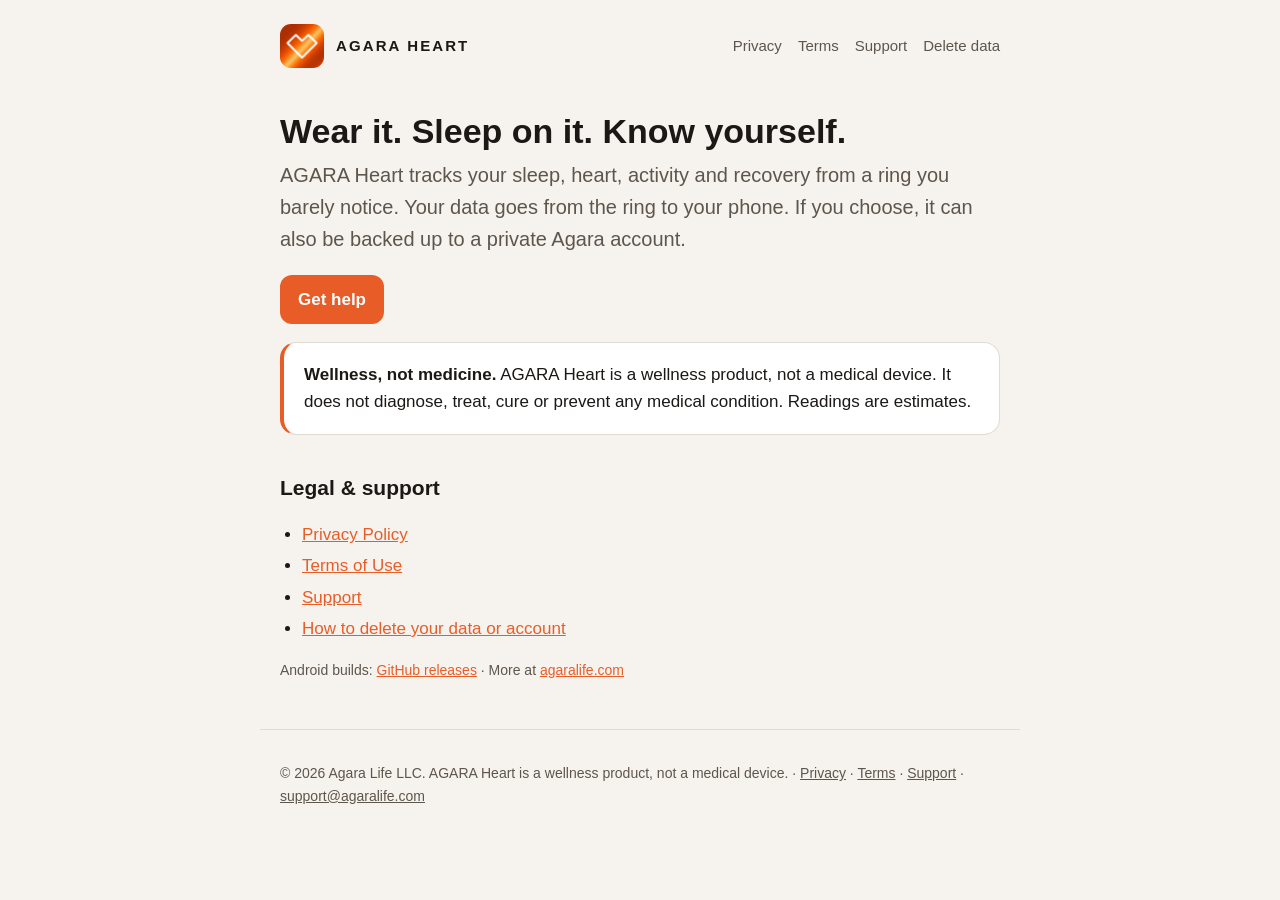
<file: docs/index.html>
<!doctype html>
<html lang="en"><head><meta charset="utf-8"><meta name="viewport" content="width=device-width,initial-scale=1">
<title>AGARA Heart · AGARA Heart</title><meta name="description" content="AGARA Heart — sleep, heart, activity and recovery.">
<link rel="icon" href="logo.png"><link rel="stylesheet" href="style.css"></head>
<body><header><img src="logo.png" alt="" width="44" height="44"><a class="brand" href="./">AGARA HEART</a>
<nav><a href="privacy/">Privacy</a><a href="terms/">Terms</a><a href="support/">Support</a><a href="delete-data/">Delete data</a></nav></header>
<main><h1>Wear it. Sleep on it. Know yourself.</h1>
<p class="lead">AGARA Heart tracks your sleep, heart, activity and recovery from a ring you barely notice. Your data goes from the ring to your phone. If you choose, it can also be backed up to a private Agara account.</p>
<p><a class="btn" href="support/">Get help</a></p>
<div class="card notice"><strong>Wellness, not medicine.</strong> AGARA Heart is a wellness product, not a medical device. It does not diagnose, treat, cure or prevent any medical condition. Readings are estimates.</div>
<h2>Legal &amp; support</h2>
<ul><li><a href="privacy/">Privacy Policy</a></li><li><a href="terms/">Terms of Use</a></li><li><a href="support/">Support</a></li><li><a href="delete-data/">How to delete your data or account</a></li></ul>
<p class="meta">Android builds: <a href="https://github.com/RafayGhafoor/Agara-Ring-Releases/releases">GitHub releases</a> · More at <a href="https://www.agaralife.com/">agaralife.com</a></p></main>
<footer>© 2026 Agara Life LLC. AGARA Heart is a wellness product, not a medical device. ·
<a href="privacy/">Privacy</a> · <a href="terms/">Terms</a> · <a href="support/">Support</a> ·
<a href="mailto:support@agaralife.com">support@agaralife.com</a></footer></body></html>
</file>
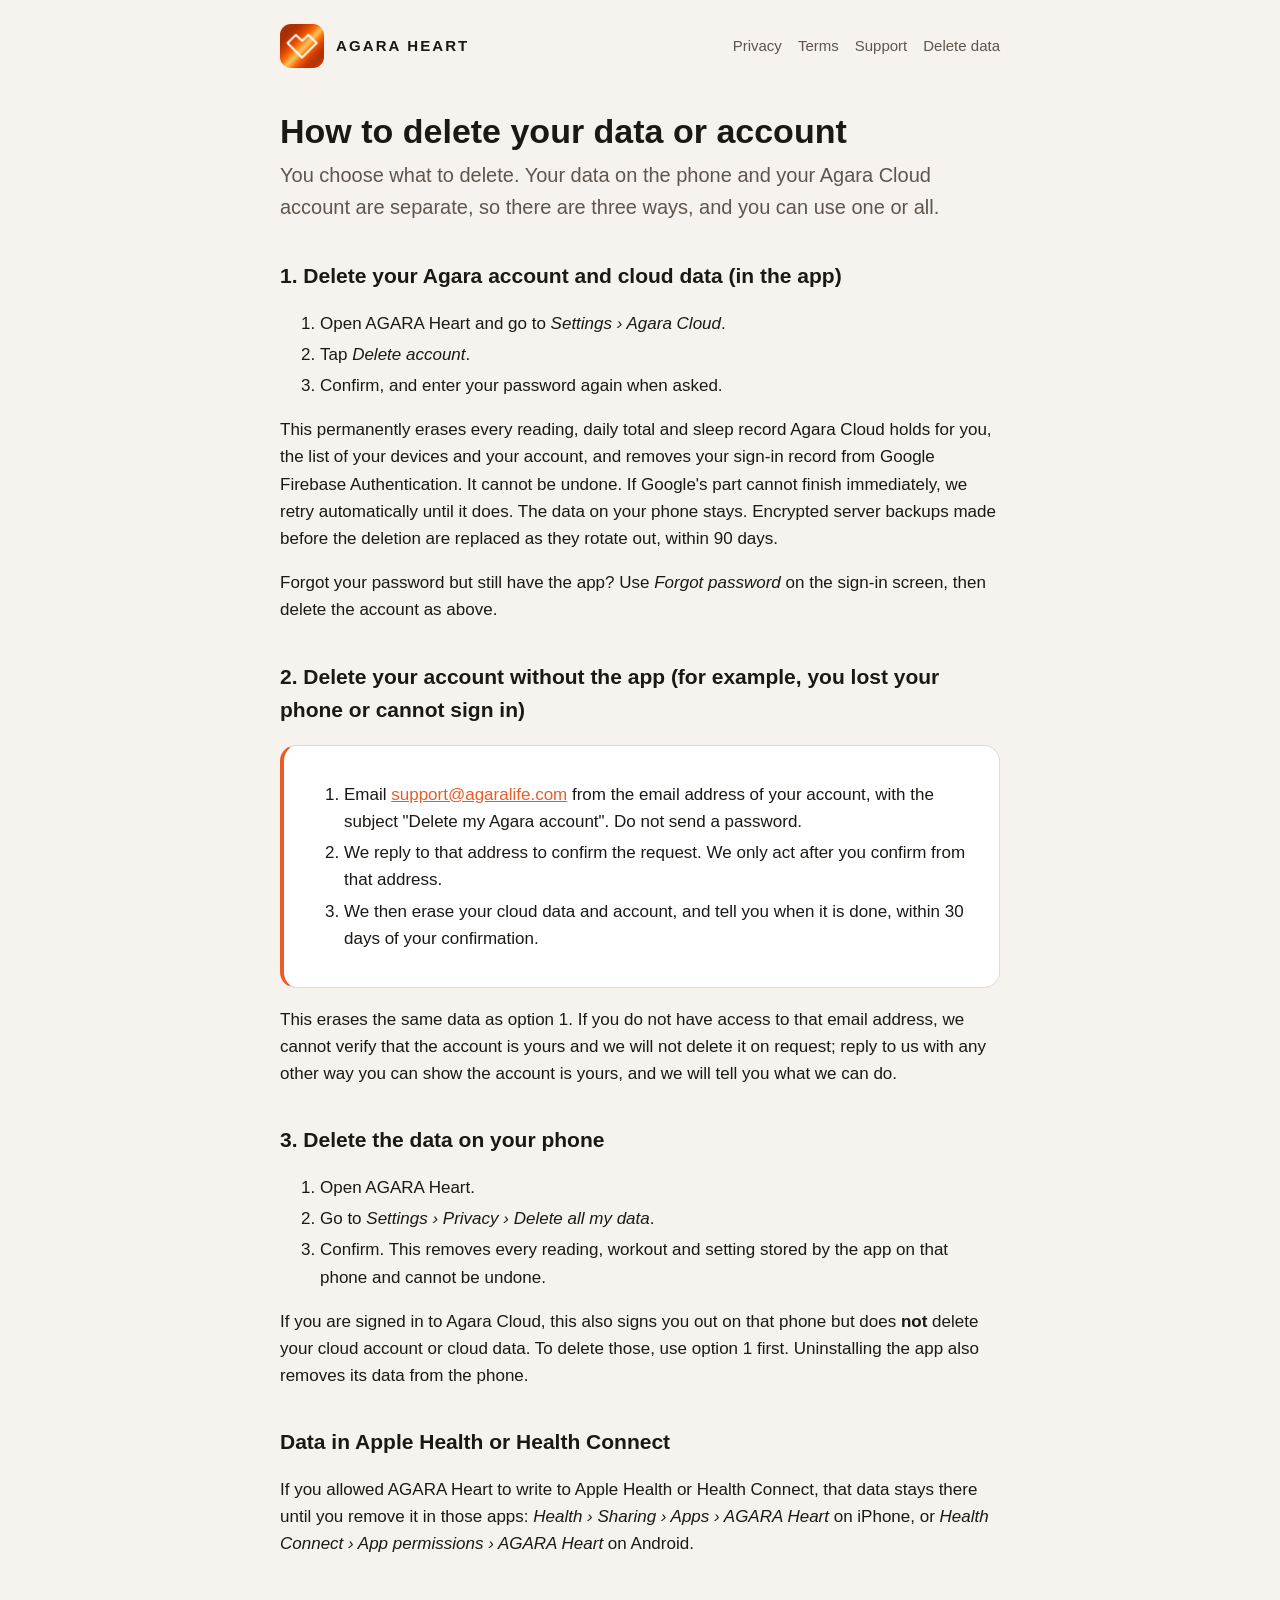
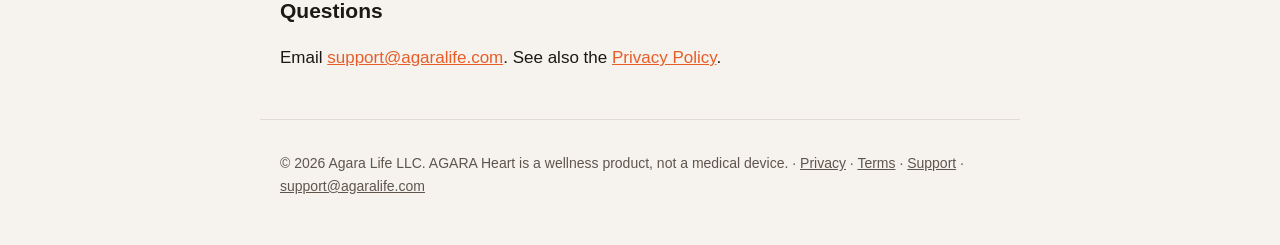
<file: docs/delete-data/index.html>
<!doctype html>
<html lang="en"><head><meta charset="utf-8"><meta name="viewport" content="width=device-width,initial-scale=1">
<title>Delete your data or account · AGARA Heart</title><meta name="description" content="How to delete your AGARA Heart data or Agara Cloud account.">
<link rel="icon" href="../logo.png"><link rel="stylesheet" href="../style.css"></head>
<body><header><img src="../logo.png" alt="" width="44" height="44"><a class="brand" href="../">AGARA HEART</a>
<nav><a href="../privacy/">Privacy</a><a href="../terms/">Terms</a><a href="../support/">Support</a><a href="../delete-data/">Delete data</a></nav></header>
<main><h1>How to delete your data or account</h1>
<p class="lead">You choose what to delete. Your data on the phone and your Agara Cloud account are separate, so there are three ways, and you can use one or all.</p>

<h2>1. Delete your Agara account and cloud data (in the app)</h2>
<ol><li>Open AGARA Heart and go to <em>Settings › Agara Cloud</em>.</li><li>Tap <em>Delete account</em>.</li><li>Confirm, and enter your password again when asked.</li></ol>
<p>This permanently erases every reading, daily total and sleep record Agara Cloud holds for you, the list of your devices and your account, and removes your sign-in record from Google Firebase Authentication. It cannot be undone. If Google's part cannot finish immediately, we retry automatically until it does. The data on your phone stays. Encrypted server backups made before the deletion are replaced as they rotate out, within 90 days.</p>
<p>Forgot your password but still have the app? Use <em>Forgot password</em> on the sign-in screen, then delete the account as above.</p>

<h2>2. Delete your account without the app (for example, you lost your phone or cannot sign in)</h2>
<div class="card notice">
<ol><li>Email <a href="mailto:support@agaralife.com?subject=Delete%20my%20Agara%20account">support@agaralife.com</a> from the email address of your account, with the subject "Delete my Agara account". Do not send a password.</li>
<li>We reply to that address to confirm the request. We only act after you confirm from that address.</li>
<li>We then erase your cloud data and account, and tell you when it is done, within 30 days of your confirmation.</li></ol>
</div>
<p>This erases the same data as option 1. If you do not have access to that email address, we cannot verify that the account is yours and we will not delete it on request; reply to us with any other way you can show the account is yours, and we will tell you what we can do.</p>

<h2>3. Delete the data on your phone</h2>
<ol><li>Open AGARA Heart.</li><li>Go to <em>Settings › Privacy › Delete all my data</em>.</li><li>Confirm. This removes every reading, workout and setting stored by the app on that phone and cannot be undone.</li></ol>
<p>If you are signed in to Agara Cloud, this also signs you out on that phone but does <strong>not</strong> delete your cloud account or cloud data. To delete those, use option 1 first. Uninstalling the app also removes its data from the phone.</p>

<h2>Data in Apple Health or Health Connect</h2>
<p>If you allowed AGARA Heart to write to Apple Health or Health Connect, that data stays there until you remove it in those apps: <em>Health › Sharing › Apps › AGARA Heart</em> on iPhone, or <em>Health Connect › App permissions › AGARA Heart</em> on Android.</p>

<h2>Questions</h2><p>Email <a href="mailto:support@agaralife.com">support@agaralife.com</a>. See also the <a href="../privacy/">Privacy Policy</a>.</p></main>
<footer>© 2026 Agara Life LLC. AGARA Heart is a wellness product, not a medical device. ·
<a href="../privacy/">Privacy</a> · <a href="../terms/">Terms</a> · <a href="../support/">Support</a> ·
<a href="mailto:support@agaralife.com">support@agaralife.com</a></footer></body></html>
</file>
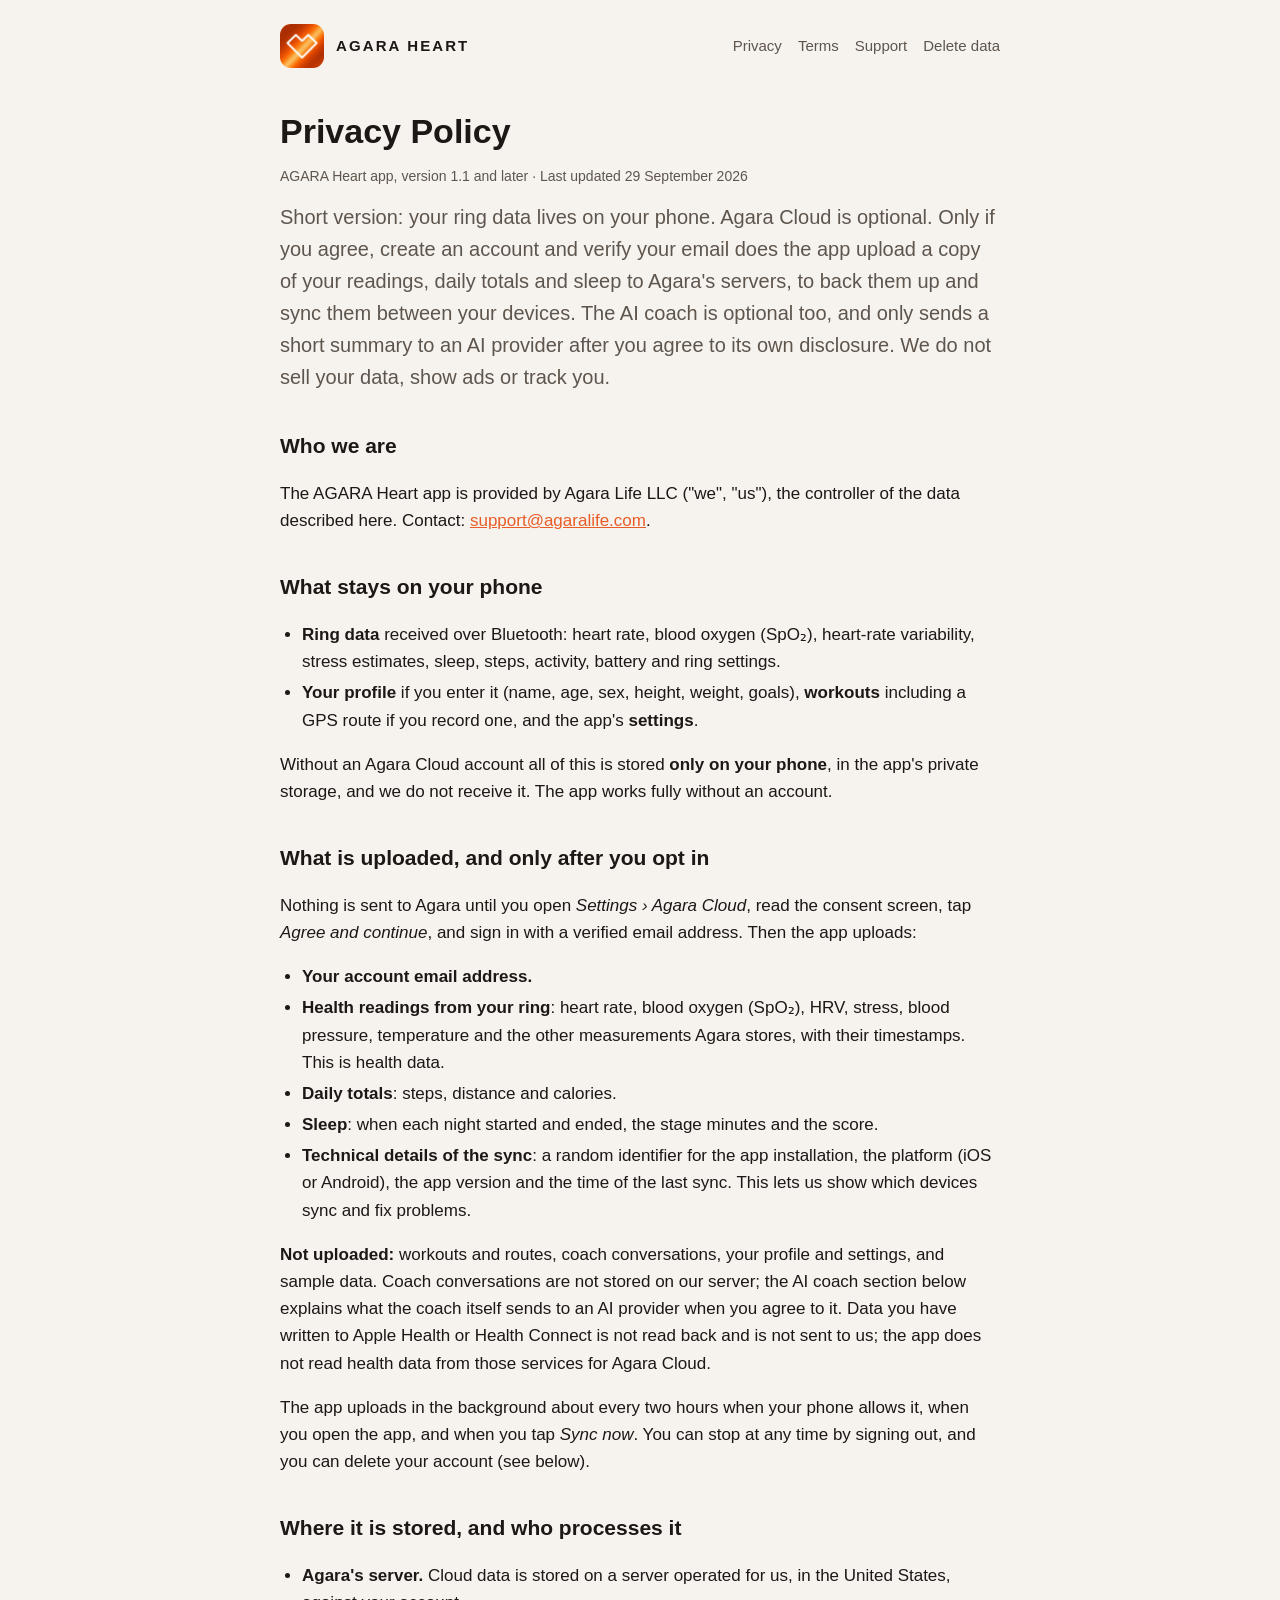
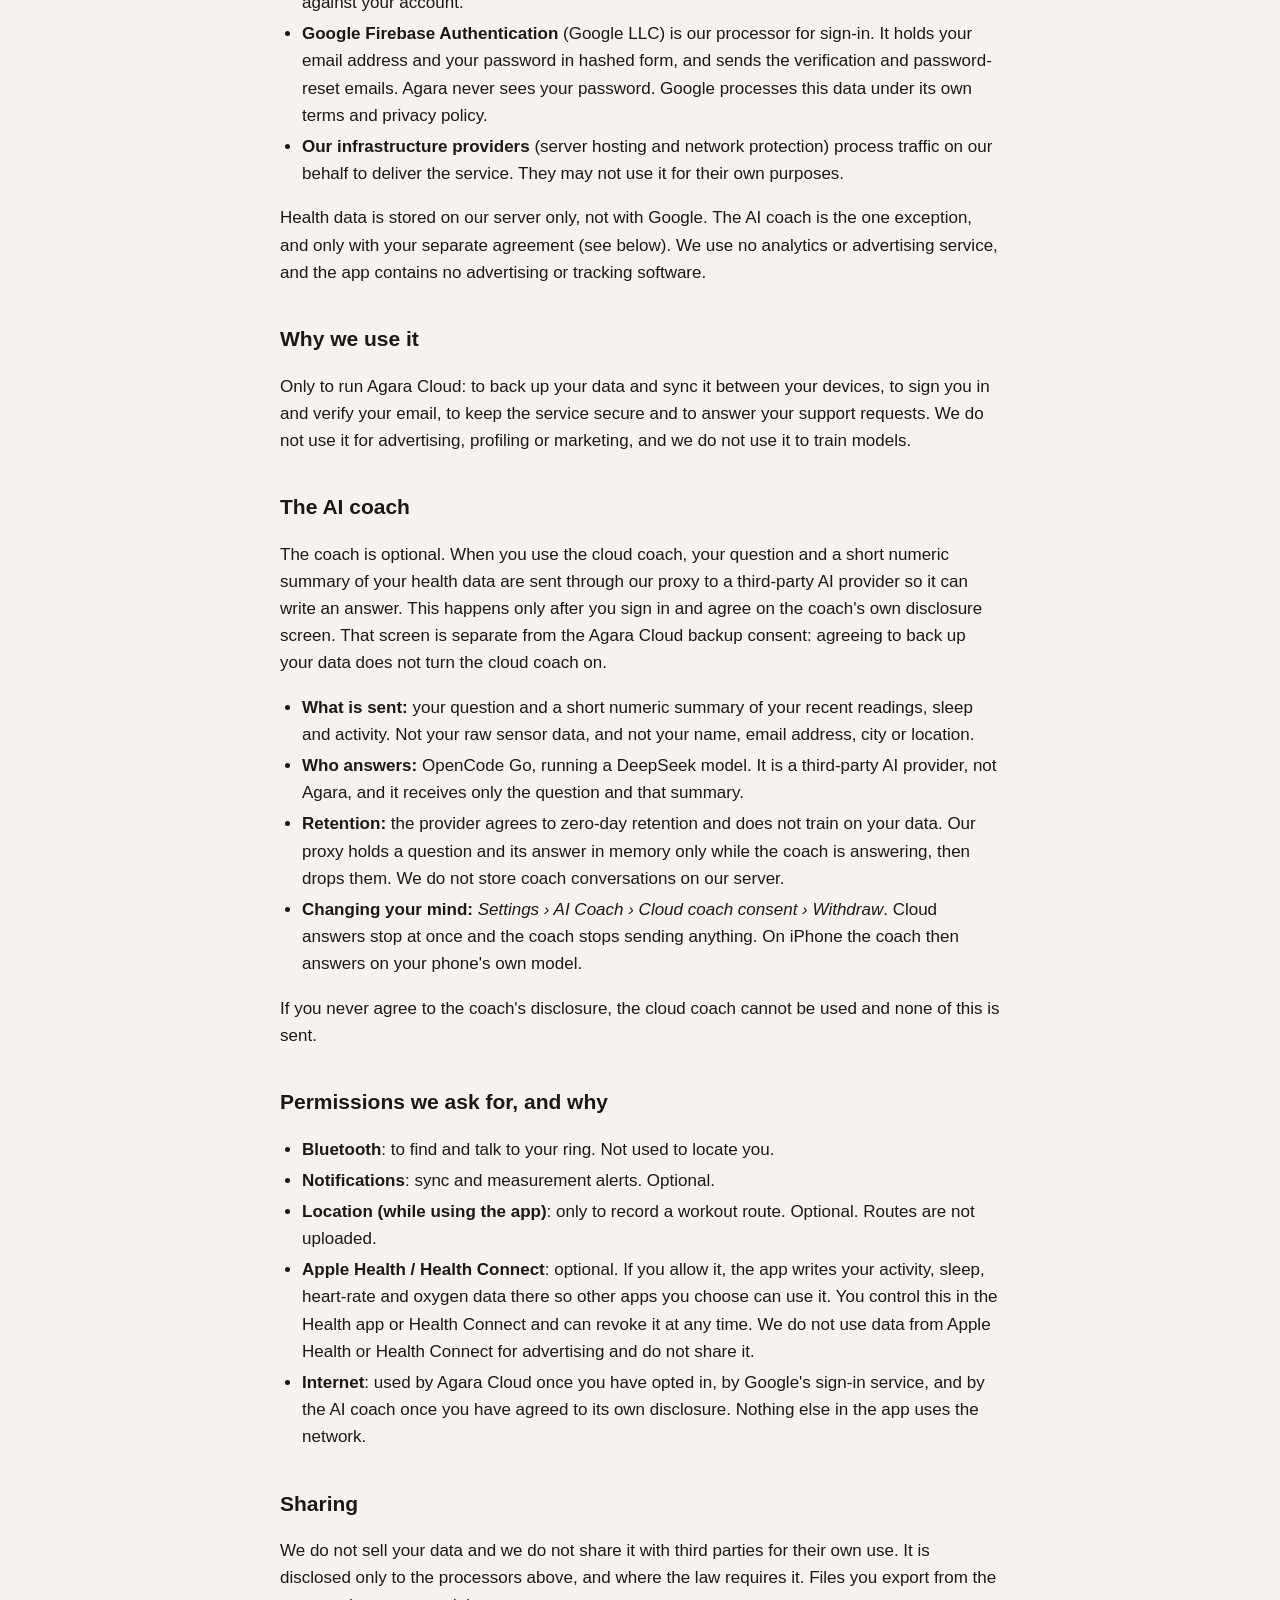
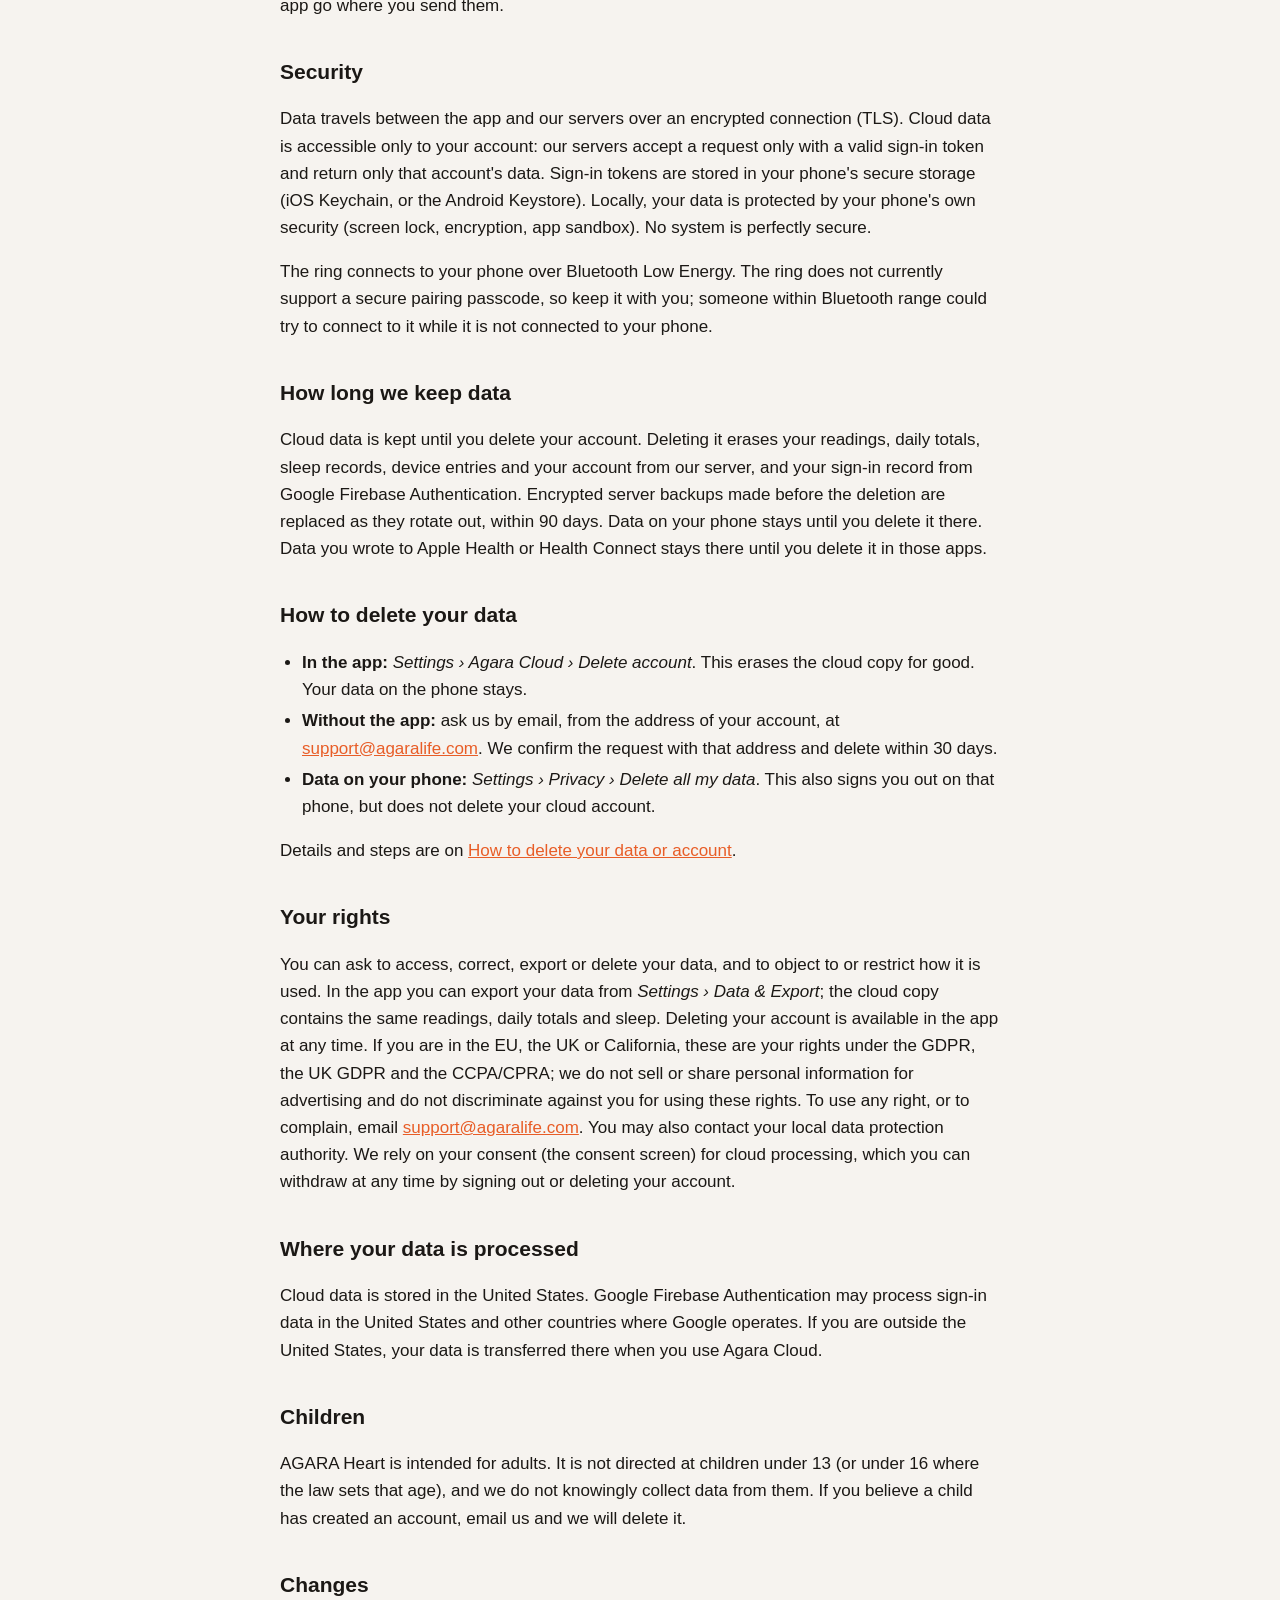
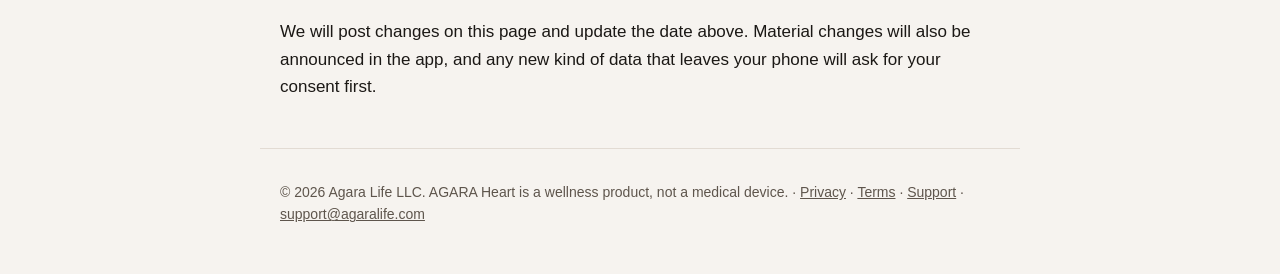
<file: docs/privacy/index.html>
<!doctype html>
<html lang="en"><head><meta charset="utf-8"><meta name="viewport" content="width=device-width,initial-scale=1">
<title>Privacy Policy · AGARA Heart</title><meta name="description" content="How the AGARA Heart app and optional Agara Cloud handle your data.">
<link rel="icon" href="../logo.png"><link rel="stylesheet" href="../style.css"></head>
<body><header><img src="../logo.png" alt="" width="44" height="44"><a class="brand" href="../">AGARA HEART</a>
<nav><a href="../privacy/">Privacy</a><a href="../terms/">Terms</a><a href="../support/">Support</a><a href="../delete-data/">Delete data</a></nav></header>
<main><h1>Privacy Policy</h1>
<p class="meta">AGARA Heart app, version 1.1 and later · Last updated 29 September 2026</p>
<p class="lead">Short version: your ring data lives on your phone. Agara Cloud is optional. Only if you agree, create an account and verify your email does the app upload a copy of your readings, daily totals and sleep to Agara's servers, to back them up and sync them between your devices. The AI coach is optional too, and only sends a short summary to an AI provider after you agree to its own disclosure. We do not sell your data, show ads or track you.</p>

<h2>Who we are</h2>
<p>The AGARA Heart app is provided by Agara Life LLC ("we", "us"), the controller of the data described here. Contact: <a href="mailto:support@agaralife.com">support@agaralife.com</a>.</p>

<h2>What stays on your phone</h2>
<ul>
<li><strong>Ring data</strong> received over Bluetooth: heart rate, blood oxygen (SpO₂), heart-rate variability, stress estimates, sleep, steps, activity, battery and ring settings.</li>
<li><strong>Your profile</strong> if you enter it (name, age, sex, height, weight, goals), <strong>workouts</strong> including a GPS route if you record one, and the app's <strong>settings</strong>.</li>
</ul>
<p>Without an Agara Cloud account all of this is stored <strong>only on your phone</strong>, in the app's private storage, and we do not receive it. The app works fully without an account.</p>

<h2>What is uploaded, and only after you opt in</h2>
<p>Nothing is sent to Agara until you open <em>Settings › Agara Cloud</em>, read the consent screen, tap <em>Agree and continue</em>, and sign in with a verified email address. Then the app uploads:</p>
<ul>
<li><strong>Your account email address.</strong></li>
<li><strong>Health readings from your ring</strong>: heart rate, blood oxygen (SpO₂), HRV, stress, blood pressure, temperature and the other measurements Agara stores, with their timestamps. This is health data.</li>
<li><strong>Daily totals</strong>: steps, distance and calories.</li>
<li><strong>Sleep</strong>: when each night started and ended, the stage minutes and the score.</li>
<li><strong>Technical details of the sync</strong>: a random identifier for the app installation, the platform (iOS or Android), the app version and the time of the last sync. This lets us show which devices sync and fix problems.</li>
</ul>
<p><strong>Not uploaded:</strong> workouts and routes, coach conversations, your profile and settings, and sample data. Coach conversations are not stored on our server; the AI coach section below explains what the coach itself sends to an AI provider when you agree to it. Data you have written to Apple Health or Health Connect is not read back and is not sent to us; the app does not read health data from those services for Agara Cloud.</p>
<p>The app uploads in the background about every two hours when your phone allows it, when you open the app, and when you tap <em>Sync now</em>. You can stop at any time by signing out, and you can delete your account (see below).</p>

<h2>Where it is stored, and who processes it</h2>
<ul>
<li><strong>Agara's server.</strong> Cloud data is stored on a server operated for us, in the United States, against your account.</li>
<li><strong>Google Firebase Authentication</strong> (Google LLC) is our processor for sign-in. It holds your email address and your password in hashed form, and sends the verification and password-reset emails. Agara never sees your password. Google processes this data under its own terms and privacy policy.</li>
<li><strong>Our infrastructure providers</strong> (server hosting and network protection) process traffic on our behalf to deliver the service. They may not use it for their own purposes.</li>
</ul>
<p>Health data is stored on our server only, not with Google. The AI coach is the one exception, and only with your separate agreement (see below). We use no analytics or advertising service, and the app contains no advertising or tracking software.</p>

<h2>Why we use it</h2>
<p>Only to run Agara Cloud: to back up your data and sync it between your devices, to sign you in and verify your email, to keep the service secure and to answer your support requests. We do not use it for advertising, profiling or marketing, and we do not use it to train models.</p>

<h2>The AI coach</h2>
<p>The coach is optional. When you use the cloud coach, your question and a short numeric summary of your health data are sent through our proxy to a third-party AI provider so it can write an answer. This happens only after you sign in and agree on the coach's own disclosure screen. That screen is separate from the Agara Cloud backup consent: agreeing to back up your data does not turn the cloud coach on.</p>
<ul>
<li><strong>What is sent:</strong> your question and a short numeric summary of your recent readings, sleep and activity. Not your raw sensor data, and not your name, email address, city or location.</li>
<li><strong>Who answers:</strong> OpenCode Go, running a DeepSeek model. It is a third-party AI provider, not Agara, and it receives only the question and that summary.</li>
<li><strong>Retention:</strong> the provider agrees to zero-day retention and does not train on your data. Our proxy holds a question and its answer in memory only while the coach is answering, then drops them. We do not store coach conversations on our server.</li>
<li><strong>Changing your mind:</strong> <em>Settings › AI Coach › Cloud coach consent › Withdraw</em>. Cloud answers stop at once and the coach stops sending anything. On iPhone the coach then answers on your phone's own model.</li>
</ul>
<p>If you never agree to the coach's disclosure, the cloud coach cannot be used and none of this is sent.</p>

<h2>Permissions we ask for, and why</h2>
<ul>
<li><strong>Bluetooth</strong>: to find and talk to your ring. Not used to locate you.</li>
<li><strong>Notifications</strong>: sync and measurement alerts. Optional.</li>
<li><strong>Location (while using the app)</strong>: only to record a workout route. Optional. Routes are not uploaded.</li>
<li><strong>Apple Health / Health Connect</strong>: optional. If you allow it, the app writes your activity, sleep, heart-rate and oxygen data there so other apps you choose can use it. You control this in the Health app or Health Connect and can revoke it at any time. We do not use data from Apple Health or Health Connect for advertising and do not share it.</li>
<li><strong>Internet</strong>: used by Agara Cloud once you have opted in, by Google's sign-in service, and by the AI coach once you have agreed to its own disclosure. Nothing else in the app uses the network.</li>
</ul>

<h2>Sharing</h2>
<p>We do not sell your data and we do not share it with third parties for their own use. It is disclosed only to the processors above, and where the law requires it. Files you export from the app go where you send them.</p>

<h2>Security</h2>
<p>Data travels between the app and our servers over an encrypted connection (TLS). Cloud data is accessible only to your account: our servers accept a request only with a valid sign-in token and return only that account's data. Sign-in tokens are stored in your phone's secure storage (iOS Keychain, or the Android Keystore). Locally, your data is protected by your phone's own security (screen lock, encryption, app sandbox). No system is perfectly secure.</p>
<p>The ring connects to your phone over Bluetooth Low Energy. The ring does not currently support a secure pairing passcode, so keep it with you; someone within Bluetooth range could try to connect to it while it is not connected to your phone.</p>

<h2>How long we keep data</h2>
<p>Cloud data is kept until you delete your account. Deleting it erases your readings, daily totals, sleep records, device entries and your account from our server, and your sign-in record from Google Firebase Authentication. Encrypted server backups made before the deletion are replaced as they rotate out, within 90 days. Data on your phone stays until you delete it there. Data you wrote to Apple Health or Health Connect stays there until you delete it in those apps.</p>

<h2>How to delete your data</h2>
<ul>
<li><strong>In the app:</strong> <em>Settings › Agara Cloud › Delete account</em>. This erases the cloud copy for good. Your data on the phone stays.</li>
<li><strong>Without the app:</strong> ask us by email, from the address of your account, at <a href="mailto:support@agaralife.com">support@agaralife.com</a>. We confirm the request with that address and delete within 30 days.</li>
<li><strong>Data on your phone:</strong> <em>Settings › Privacy › Delete all my data</em>. This also signs you out on that phone, but does not delete your cloud account.</li>
</ul>
<p>Details and steps are on <a href="../delete-data/">How to delete your data or account</a>.</p>

<h2>Your rights</h2>
<p>You can ask to access, correct, export or delete your data, and to object to or restrict how it is used. In the app you can export your data from <em>Settings › Data &amp; Export</em>; the cloud copy contains the same readings, daily totals and sleep. Deleting your account is available in the app at any time. If you are in the EU, the UK or California, these are your rights under the GDPR, the UK GDPR and the CCPA/CPRA; we do not sell or share personal information for advertising and do not discriminate against you for using these rights. To use any right, or to complain, email <a href="mailto:support@agaralife.com">support@agaralife.com</a>. You may also contact your local data protection authority. We rely on your consent (the consent screen) for cloud processing, which you can withdraw at any time by signing out or deleting your account.</p>

<h2>Where your data is processed</h2>
<p>Cloud data is stored in the United States. Google Firebase Authentication may process sign-in data in the United States and other countries where Google operates. If you are outside the United States, your data is transferred there when you use Agara Cloud.</p>

<h2>Children</h2>
<p>AGARA Heart is intended for adults. It is not directed at children under 13 (or under 16 where the law sets that age), and we do not knowingly collect data from them. If you believe a child has created an account, email us and we will delete it.</p>

<h2>Changes</h2>
<p>We will post changes on this page and update the date above. Material changes will also be announced in the app, and any new kind of data that leaves your phone will ask for your consent first.</p></main>
<footer>© 2026 Agara Life LLC. AGARA Heart is a wellness product, not a medical device. ·
<a href="../privacy/">Privacy</a> · <a href="../terms/">Terms</a> · <a href="../support/">Support</a> ·
<a href="mailto:support@agaralife.com">support@agaralife.com</a></footer></body></html>
</file>
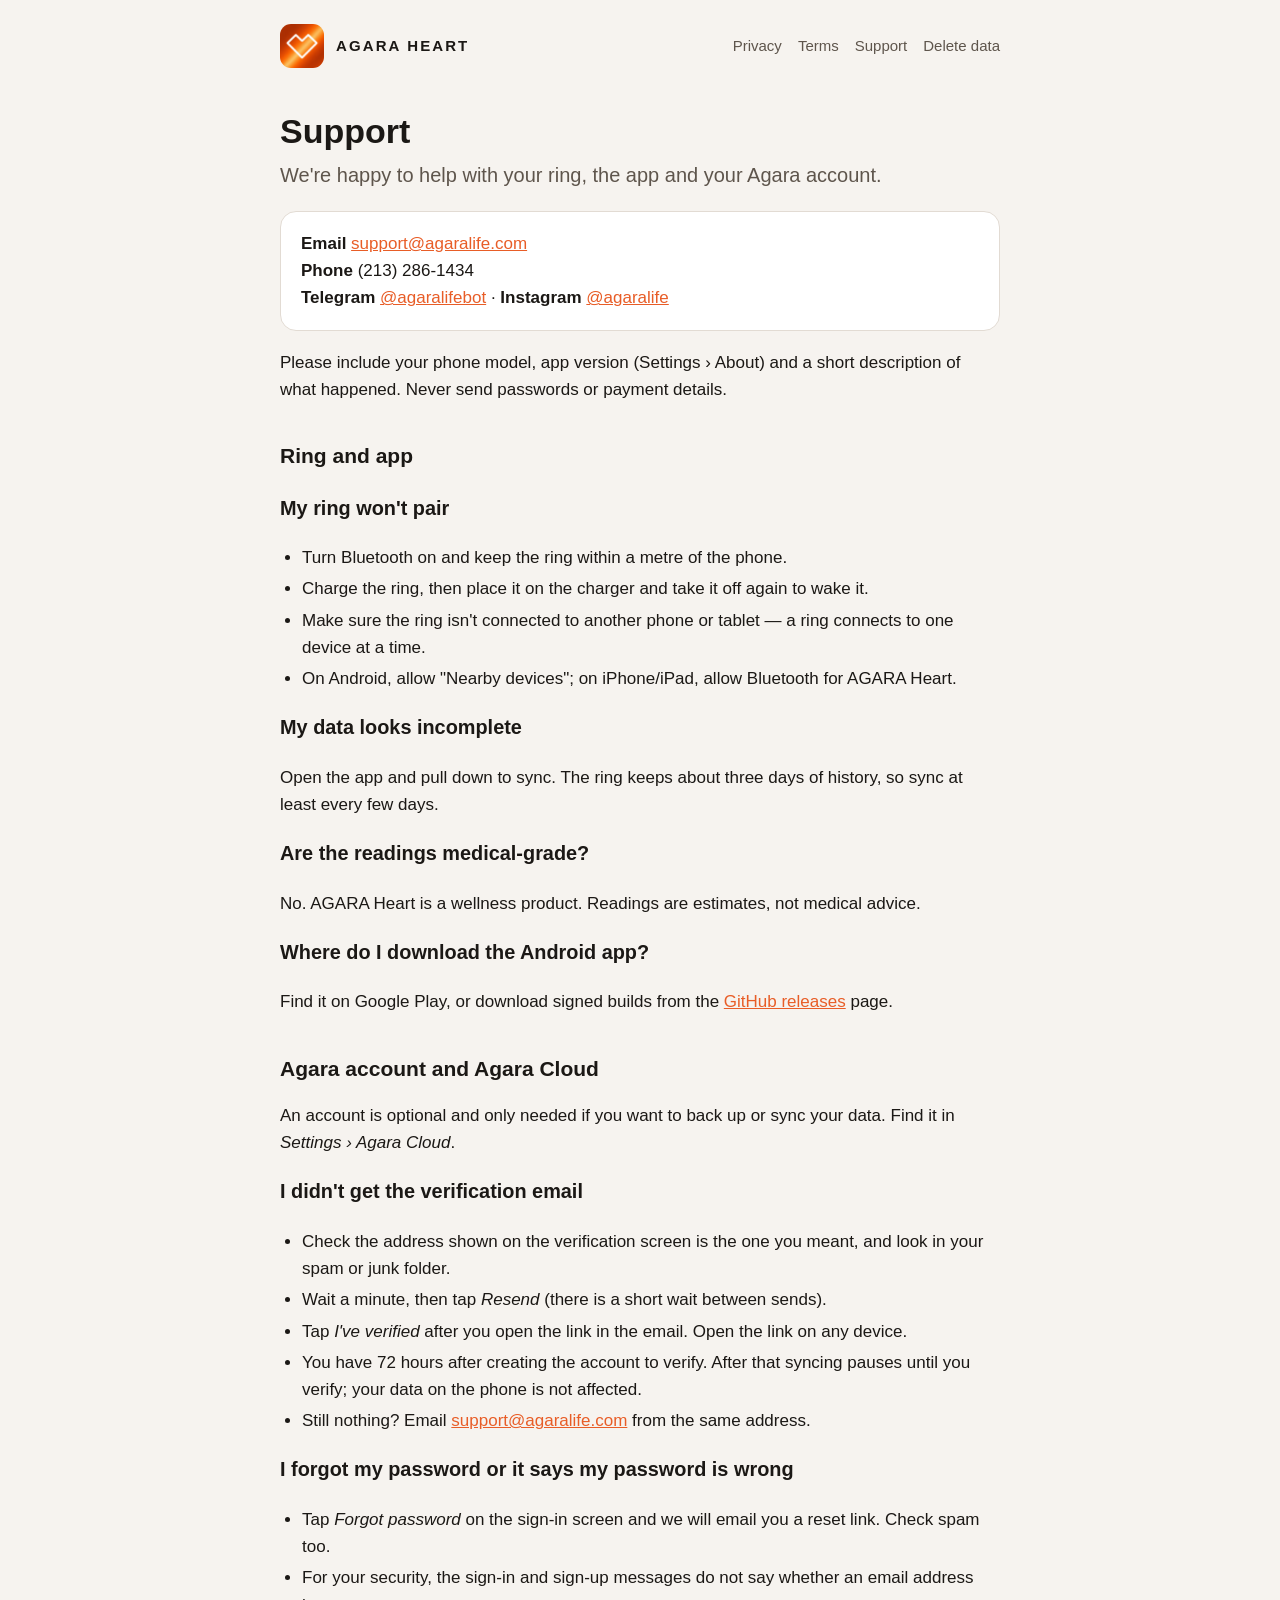
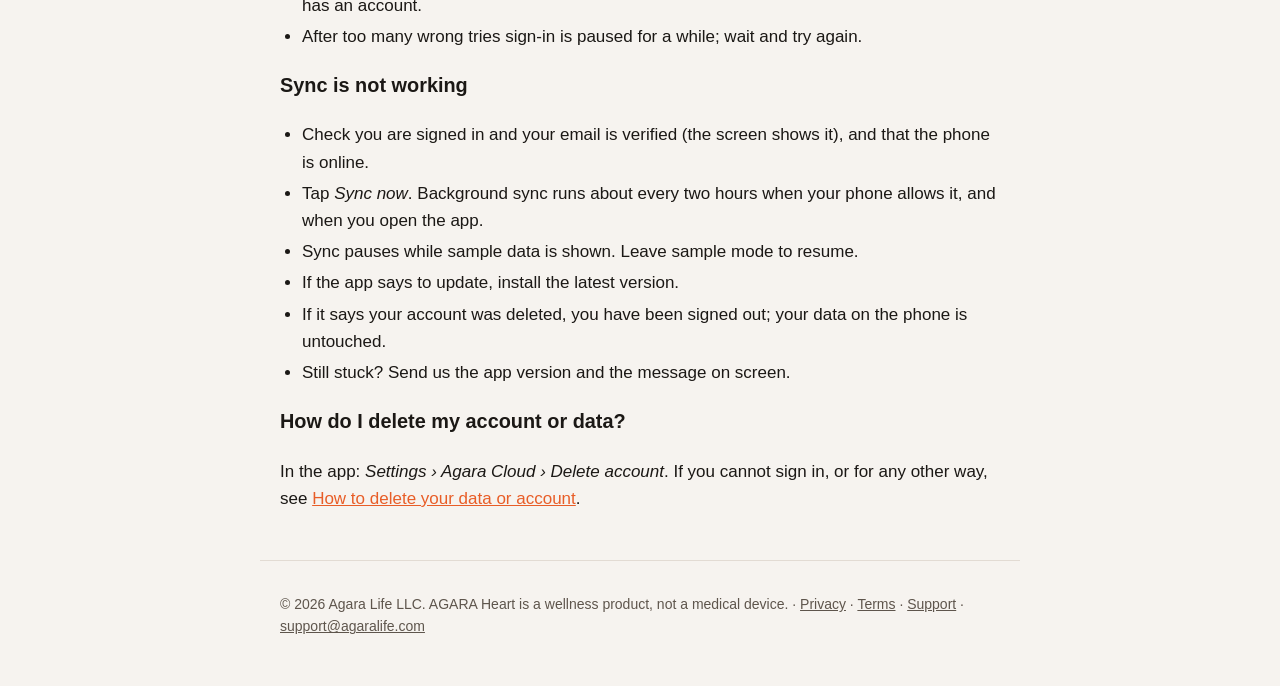
<file: docs/support/index.html>
<!doctype html>
<html lang="en"><head><meta charset="utf-8"><meta name="viewport" content="width=device-width,initial-scale=1">
<title>Support · AGARA Heart</title><meta name="description" content="Get help with AGARA Heart.">
<link rel="icon" href="../logo.png"><link rel="stylesheet" href="../style.css"></head>
<body><header><img src="../logo.png" alt="" width="44" height="44"><a class="brand" href="../">AGARA HEART</a>
<nav><a href="../privacy/">Privacy</a><a href="../terms/">Terms</a><a href="../support/">Support</a><a href="../delete-data/">Delete data</a></nav></header>
<main><h1>Support</h1>
<p class="lead">We're happy to help with your ring, the app and your Agara account.</p>
<div class="card"><strong>Email</strong> <a href="mailto:support@agaralife.com">support@agaralife.com</a><br><strong>Phone</strong> (213) 286-1434<br><strong>Telegram</strong> <a href="https://t.me/agaralifebot">@agaralifebot</a> · <strong>Instagram</strong> <a href="https://www.instagram.com/agaralife">@agaralife</a></div>
<p>Please include your phone model, app version (Settings › About) and a short description of what happened. Never send passwords or payment details.</p>
<h2>Ring and app</h2>
<h3>My ring won't pair</h3><ul><li>Turn Bluetooth on and keep the ring within a metre of the phone.</li><li>Charge the ring, then place it on the charger and take it off again to wake it.</li><li>Make sure the ring isn't connected to another phone or tablet — a ring connects to one device at a time.</li><li>On Android, allow "Nearby devices"; on iPhone/iPad, allow Bluetooth for AGARA Heart.</li></ul>
<h3>My data looks incomplete</h3><p>Open the app and pull down to sync. The ring keeps about three days of history, so sync at least every few days.</p>
<h3>Are the readings medical-grade?</h3><p>No. AGARA Heart is a wellness product. Readings are estimates, not medical advice.</p>
<h3>Where do I download the Android app?</h3><p>Find it on Google Play, or download signed builds from the <a href="https://github.com/RafayGhafoor/Agara-Ring-Releases/releases">GitHub releases</a> page.</p>
<h2>Agara account and Agara Cloud</h2>
<p>An account is optional and only needed if you want to back up or sync your data. Find it in <em>Settings › Agara Cloud</em>.</p>
<h3>I didn't get the verification email</h3><ul><li>Check the address shown on the verification screen is the one you meant, and look in your spam or junk folder.</li><li>Wait a minute, then tap <em>Resend</em> (there is a short wait between sends).</li><li>Tap <em>I've verified</em> after you open the link in the email. Open the link on any device.</li><li>You have 72 hours after creating the account to verify. After that syncing pauses until you verify; your data on the phone is not affected.</li><li>Still nothing? Email <a href="mailto:support@agaralife.com">support@agaralife.com</a> from the same address.</li></ul>
<h3>I forgot my password or it says my password is wrong</h3><ul><li>Tap <em>Forgot password</em> on the sign-in screen and we will email you a reset link. Check spam too.</li><li>For your security, the sign-in and sign-up messages do not say whether an email address has an account.</li><li>After too many wrong tries sign-in is paused for a while; wait and try again.</li></ul>
<h3>Sync is not working</h3><ul><li>Check you are signed in and your email is verified (the screen shows it), and that the phone is online.</li><li>Tap <em>Sync now</em>. Background sync runs about every two hours when your phone allows it, and when you open the app.</li><li>Sync pauses while sample data is shown. Leave sample mode to resume.</li><li>If the app says to update, install the latest version.</li><li>If it says your account was deleted, you have been signed out; your data on the phone is untouched.</li><li>Still stuck? Send us the app version and the message on screen.</li></ul>
<h3>How do I delete my account or data?</h3><p>In the app: <em>Settings › Agara Cloud › Delete account</em>. If you cannot sign in, or for any other way, see <a href="../delete-data/">How to delete your data or account</a>.</p></main>
<footer>© 2026 Agara Life LLC. AGARA Heart is a wellness product, not a medical device. ·
<a href="../privacy/">Privacy</a> · <a href="../terms/">Terms</a> · <a href="../support/">Support</a> ·
<a href="mailto:support@agaralife.com">support@agaralife.com</a></footer></body></html>
</file>
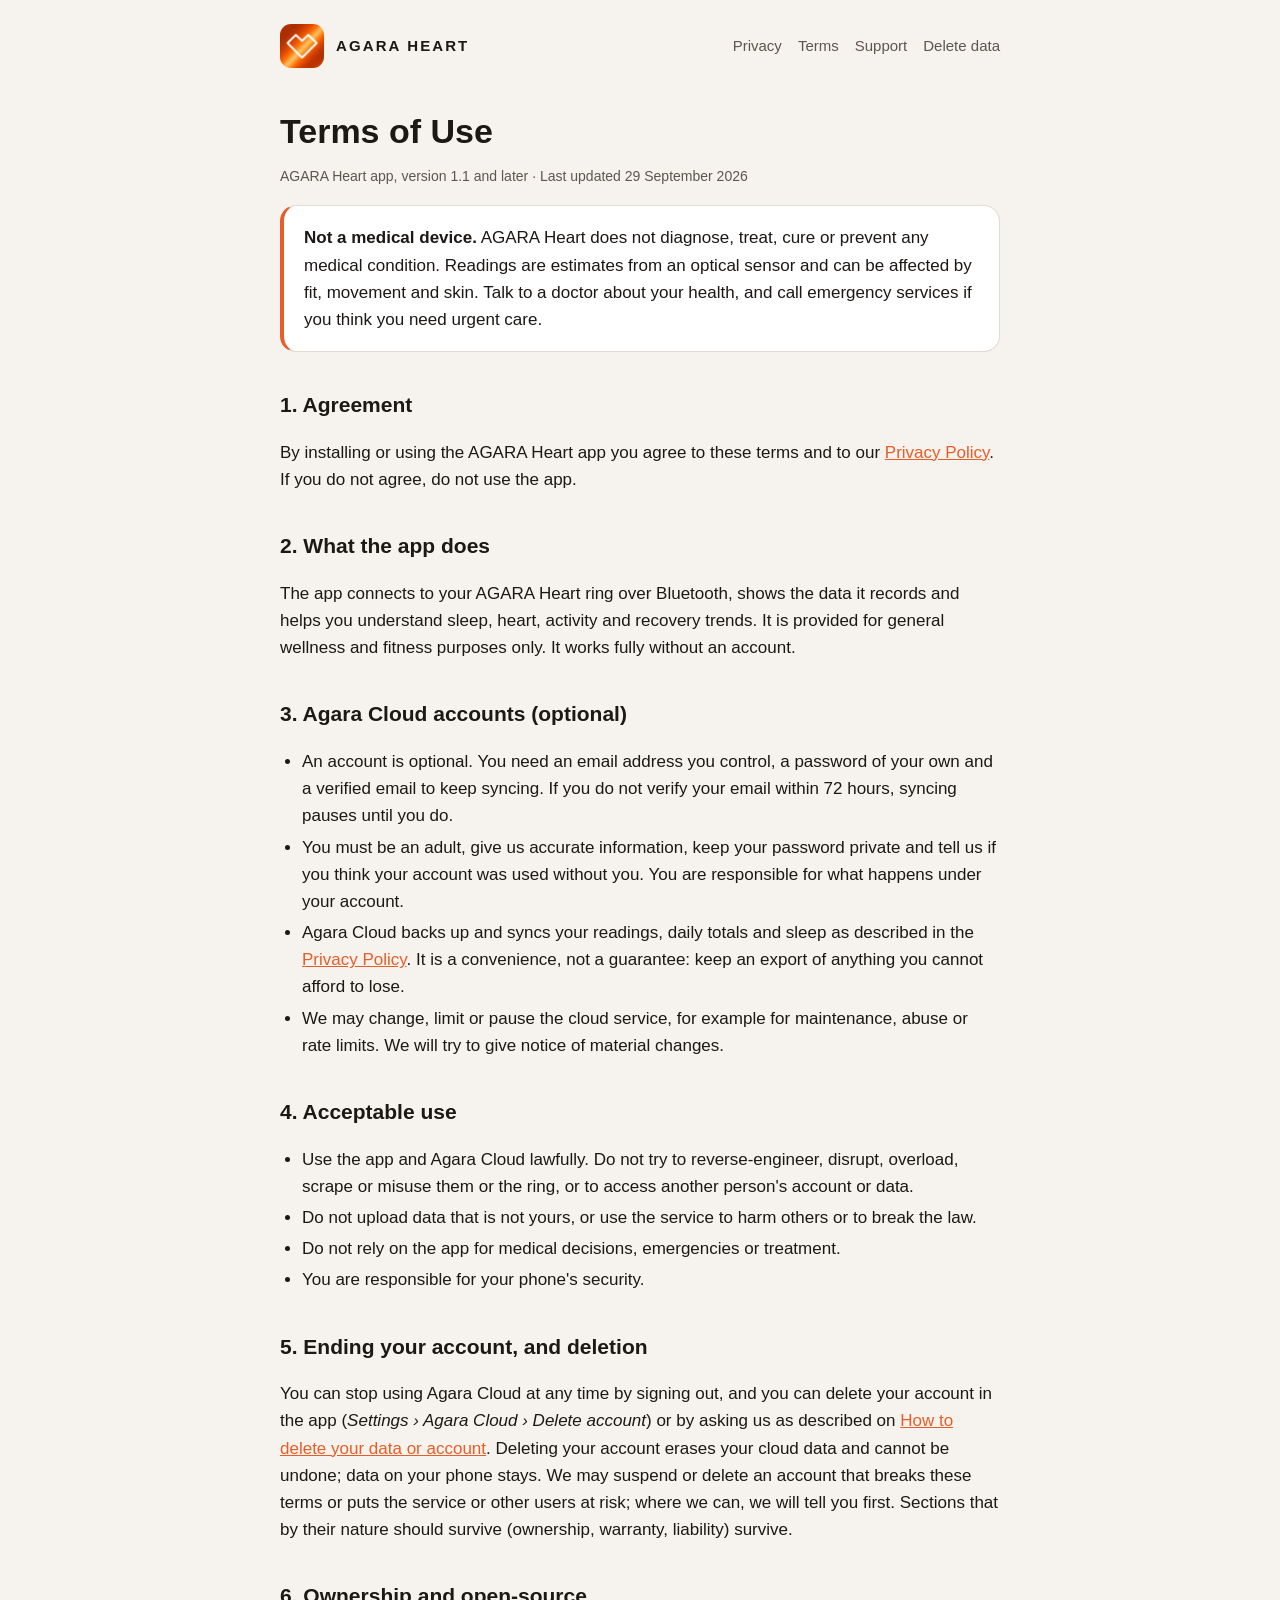
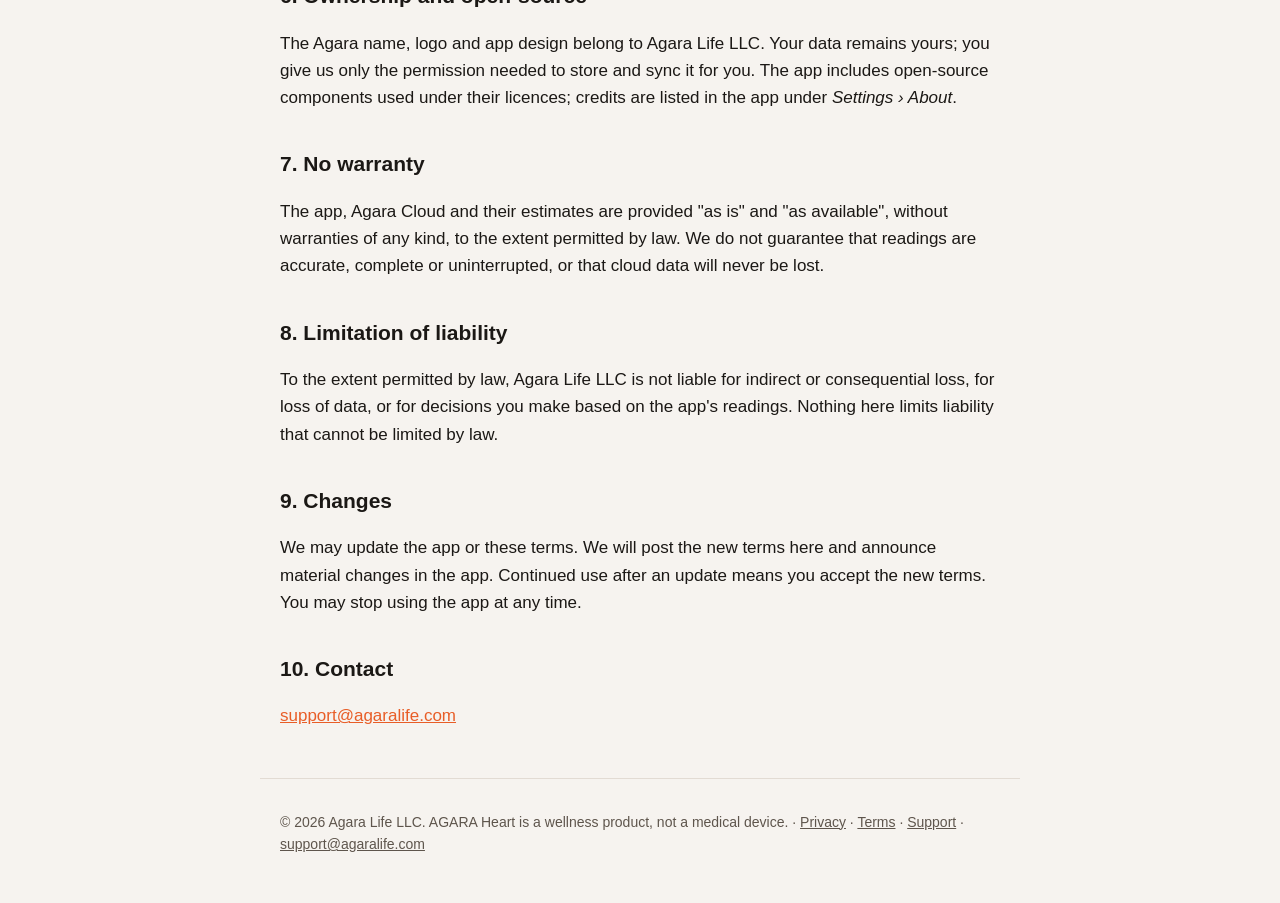
<file: docs/terms/index.html>
<!doctype html>
<html lang="en"><head><meta charset="utf-8"><meta name="viewport" content="width=device-width,initial-scale=1">
<title>Terms of Use · AGARA Heart</title><meta name="description" content="Terms of use for the AGARA Heart app.">
<link rel="icon" href="../logo.png"><link rel="stylesheet" href="../style.css"></head>
<body><header><img src="../logo.png" alt="" width="44" height="44"><a class="brand" href="../">AGARA HEART</a>
<nav><a href="../privacy/">Privacy</a><a href="../terms/">Terms</a><a href="../support/">Support</a><a href="../delete-data/">Delete data</a></nav></header>
<main><h1>Terms of Use</h1>
<p class="meta">AGARA Heart app, version 1.1 and later · Last updated 29 September 2026</p>
<div class="card notice"><strong>Not a medical device.</strong> AGARA Heart does not diagnose, treat, cure or prevent any medical condition. Readings are estimates from an optical sensor and can be affected by fit, movement and skin. Talk to a doctor about your health, and call emergency services if you think you need urgent care.</div>
<h2>1. Agreement</h2><p>By installing or using the AGARA Heart app you agree to these terms and to our <a href="../privacy/">Privacy Policy</a>. If you do not agree, do not use the app.</p>
<h2>2. What the app does</h2><p>The app connects to your AGARA Heart ring over Bluetooth, shows the data it records and helps you understand sleep, heart, activity and recovery trends. It is provided for general wellness and fitness purposes only. It works fully without an account.</p>
<h2>3. Agara Cloud accounts (optional)</h2>
<ul><li>An account is optional. You need an email address you control, a password of your own and a verified email to keep syncing. If you do not verify your email within 72 hours, syncing pauses until you do.</li>
<li>You must be an adult, give us accurate information, keep your password private and tell us if you think your account was used without you. You are responsible for what happens under your account.</li>
<li>Agara Cloud backs up and syncs your readings, daily totals and sleep as described in the <a href="../privacy/">Privacy Policy</a>. It is a convenience, not a guarantee: keep an export of anything you cannot afford to lose.</li>
<li>We may change, limit or pause the cloud service, for example for maintenance, abuse or rate limits. We will try to give notice of material changes.</li></ul>
<h2>4. Acceptable use</h2><ul><li>Use the app and Agara Cloud lawfully. Do not try to reverse-engineer, disrupt, overload, scrape or misuse them or the ring, or to access another person's account or data.</li>
<li>Do not upload data that is not yours, or use the service to harm others or to break the law.</li>
<li>Do not rely on the app for medical decisions, emergencies or treatment.</li>
<li>You are responsible for your phone's security.</li></ul>
<h2>5. Ending your account, and deletion</h2>
<p>You can stop using Agara Cloud at any time by signing out, and you can delete your account in the app (<em>Settings › Agara Cloud › Delete account</em>) or by asking us as described on <a href="../delete-data/">How to delete your data or account</a>. Deleting your account erases your cloud data and cannot be undone; data on your phone stays. We may suspend or delete an account that breaks these terms or puts the service or other users at risk; where we can, we will tell you first. Sections that by their nature should survive (ownership, warranty, liability) survive.</p>
<h2>6. Ownership and open-source</h2><p>The Agara name, logo and app design belong to Agara Life LLC. Your data remains yours; you give us only the permission needed to store and sync it for you. The app includes open-source components used under their licences; credits are listed in the app under <em>Settings › About</em>.</p>
<h2>7. No warranty</h2><p>The app, Agara Cloud and their estimates are provided "as is" and "as available", without warranties of any kind, to the extent permitted by law. We do not guarantee that readings are accurate, complete or uninterrupted, or that cloud data will never be lost.</p>
<h2>8. Limitation of liability</h2><p>To the extent permitted by law, Agara Life LLC is not liable for indirect or consequential loss, for loss of data, or for decisions you make based on the app's readings. Nothing here limits liability that cannot be limited by law.</p>
<h2>9. Changes</h2><p>We may update the app or these terms. We will post the new terms here and announce material changes in the app. Continued use after an update means you accept the new terms. You may stop using the app at any time.</p>
<h2>10. Contact</h2><p><a href="mailto:support@agaralife.com">support@agaralife.com</a></p></main>
<footer>© 2026 Agara Life LLC. AGARA Heart is a wellness product, not a medical device. ·
<a href="../privacy/">Privacy</a> · <a href="../terms/">Terms</a> · <a href="../support/">Support</a> ·
<a href="mailto:support@agaralife.com">support@agaralife.com</a></footer></body></html>
</file>
<file: docs/style.css>
:root{--bg:#12100E;--card:#1B1815;--text:#F4EFE9;--muted:#BDB4A9;--accent:#E85D27;--line:#2C2722}
@media (prefers-color-scheme:light){:root{--bg:#F6F3EF;--card:#FFFFFF;--text:#1B1815;--muted:#5E554C;--line:#E2DBD3}}
*{box-sizing:border-box}html{-webkit-text-size-adjust:100%}
body{margin:0;background:var(--bg);color:var(--text);font:17px/1.6 ui-sans-serif,-apple-system,"Segoe UI",Roboto,Helvetica,Arial,sans-serif}
a{color:var(--accent)}a:hover{text-decoration:none}
header,main,footer{max-width:760px;margin:0 auto;padding:0 20px}
header{display:flex;align-items:center;gap:12px;padding-top:24px;padding-bottom:12px}
header img{width:44px;height:44px;border-radius:11px}
header .brand{font-weight:800;letter-spacing:.14em;font-size:15px;text-decoration:none;color:var(--text)}
nav{margin-left:auto;display:flex;gap:16px;flex-wrap:wrap;font-size:15px}nav a{color:var(--muted);text-decoration:none}nav a:hover{color:var(--accent)}
h1{font-size:34px;line-height:1.15;margin:32px 0 8px}h2{font-size:21px;margin:36px 0 6px}
.lead{font-size:20px;color:var(--muted);margin-top:0}.meta{color:var(--muted);font-size:14px}
.card{background:var(--card);border:1px solid var(--line);border-radius:16px;padding:18px 20px;margin:18px 0}
.btn{display:inline-block;background:var(--accent);color:#fff;text-decoration:none;font-weight:700;padding:11px 18px;border-radius:12px}
ul{padding-left:22px}li{margin:4px 0}
footer{padding-top:32px;padding-bottom:48px;color:var(--muted);font-size:14px;border-top:1px solid var(--line);margin-top:48px}
footer a{color:var(--muted)}
.notice{border-left:4px solid var(--accent)}
</file>
